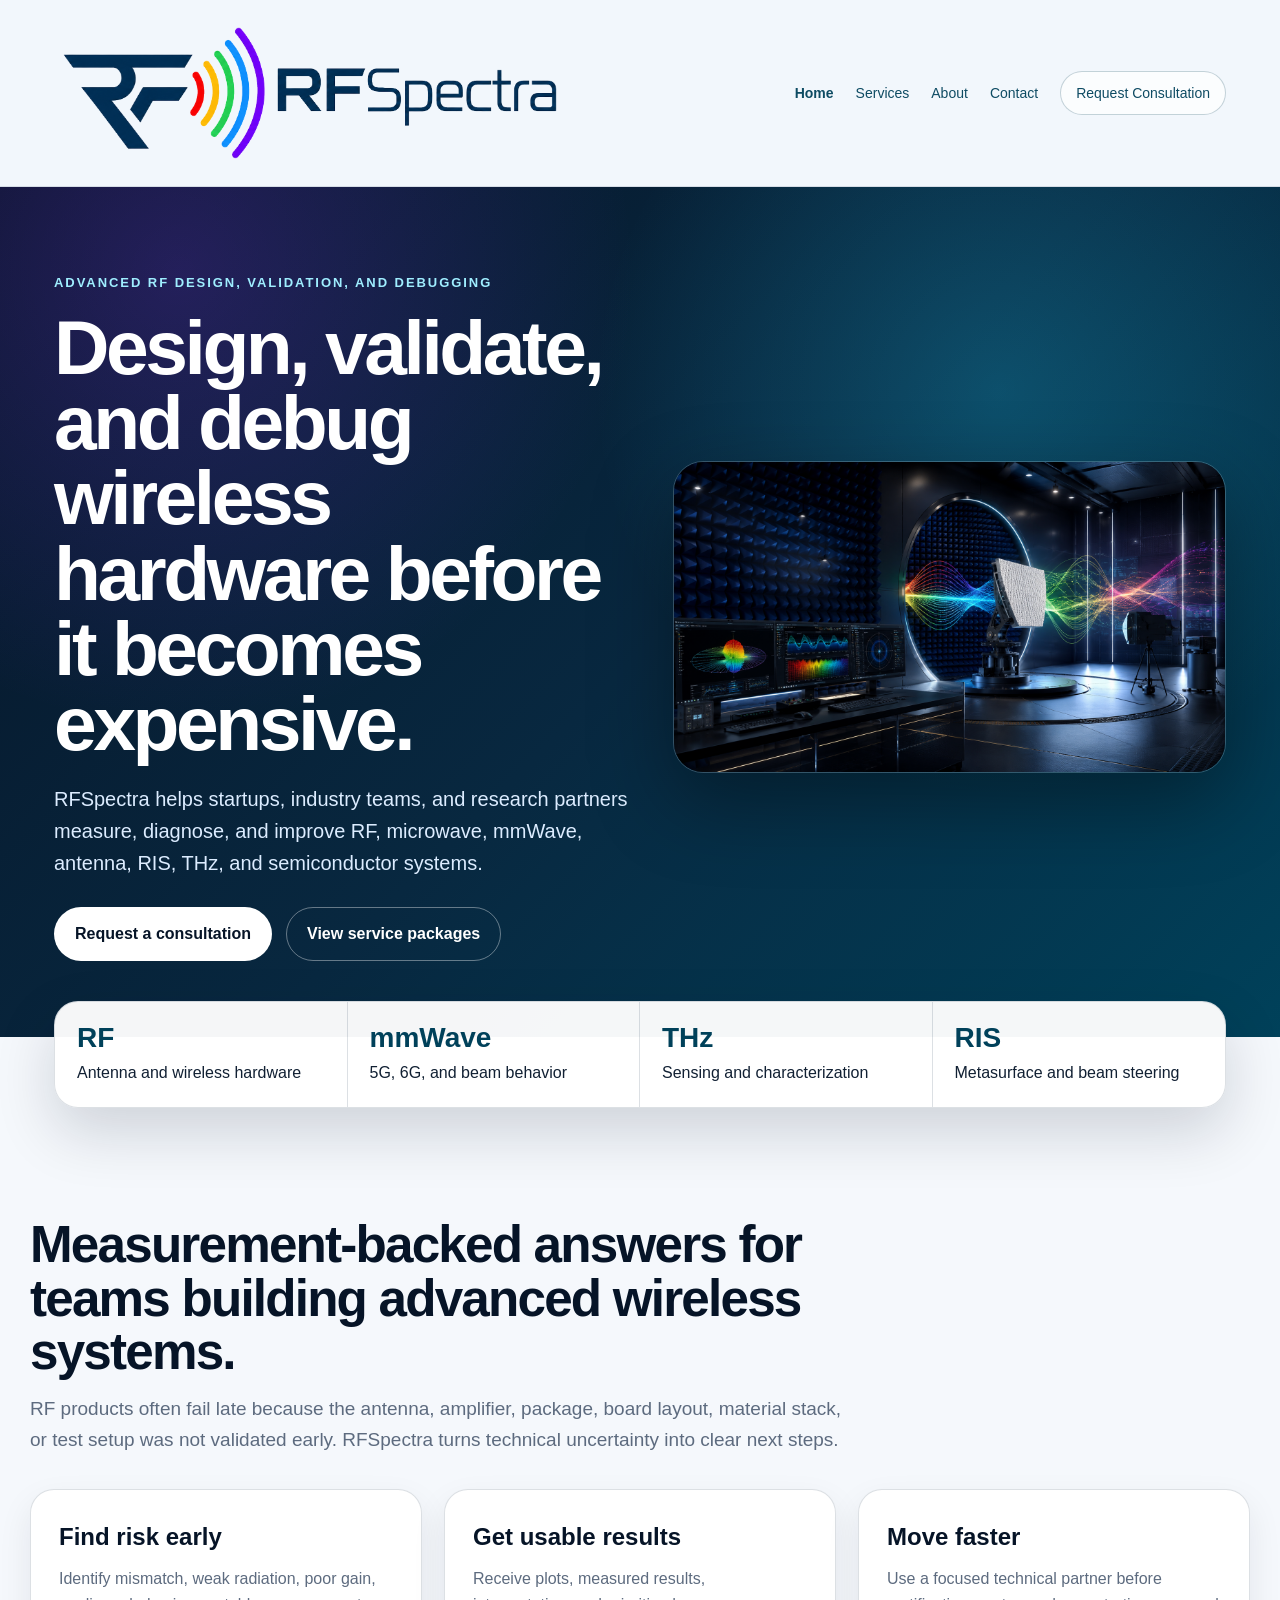
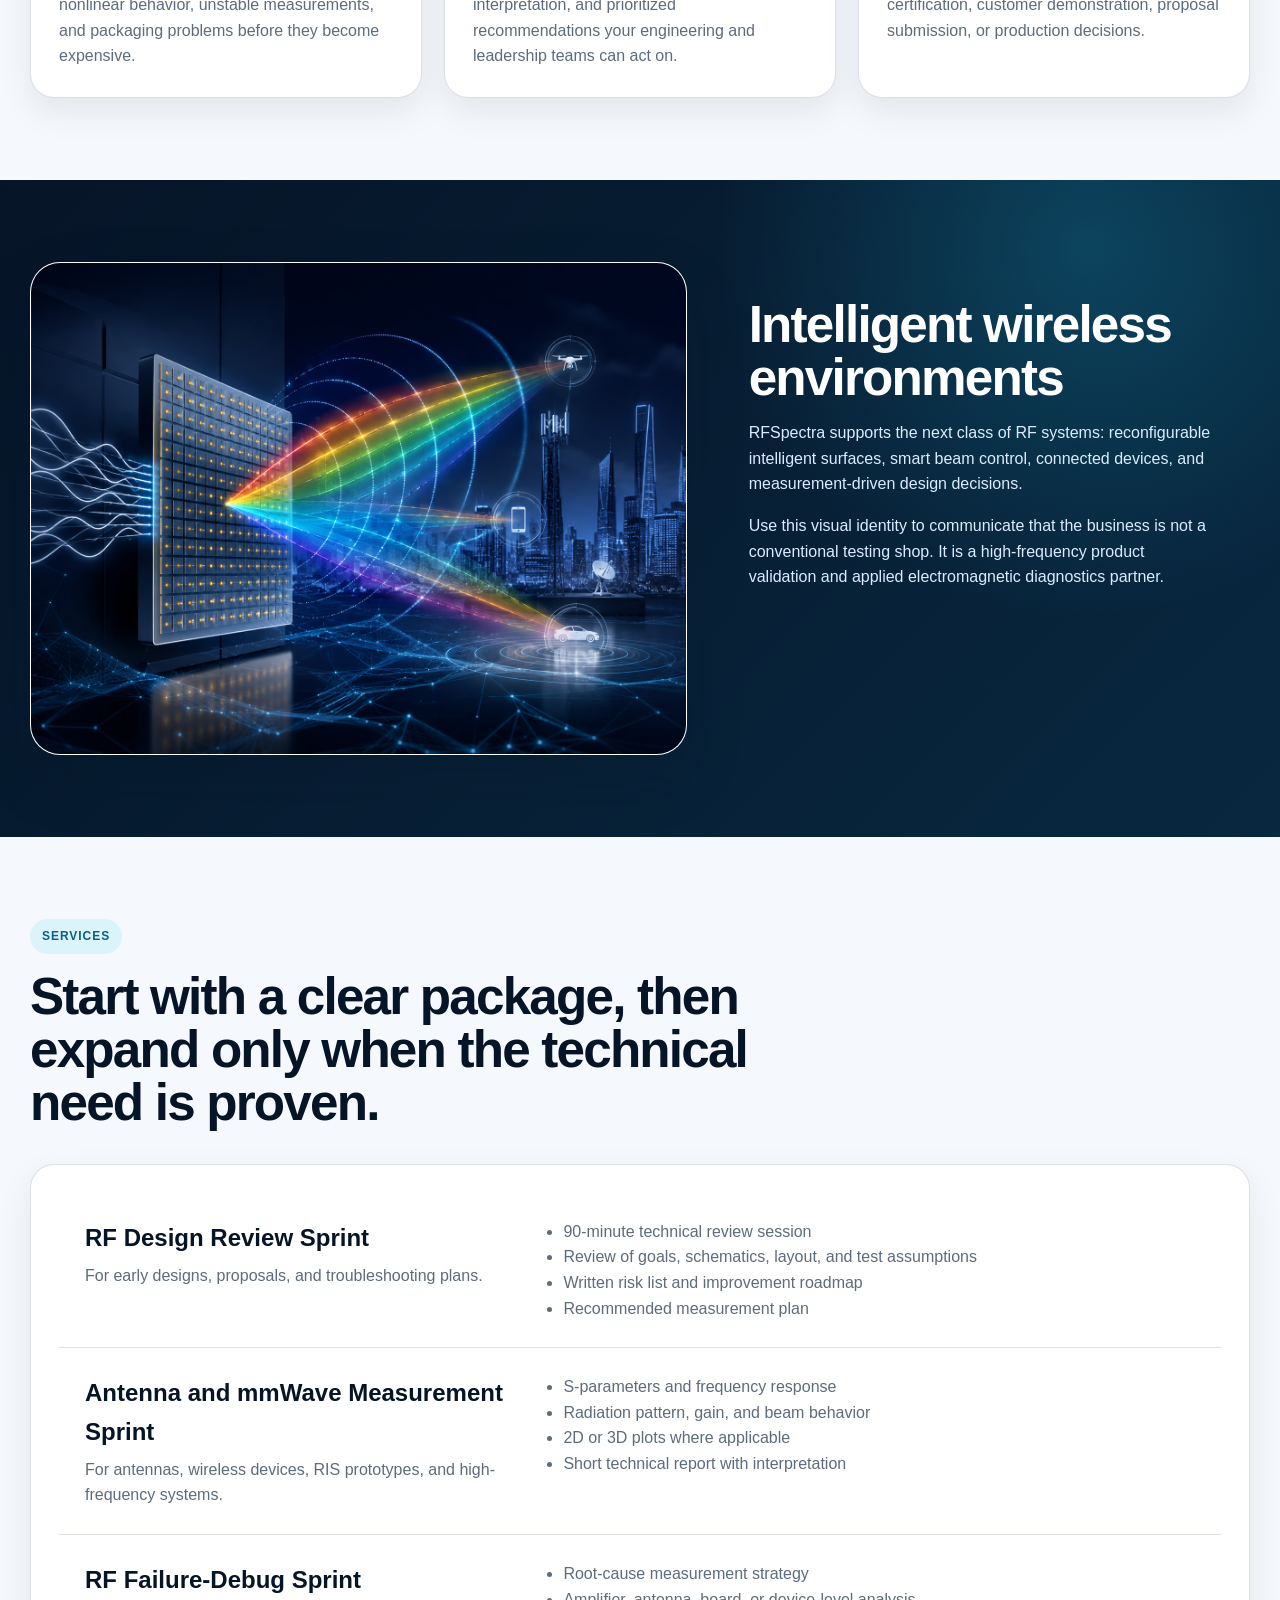
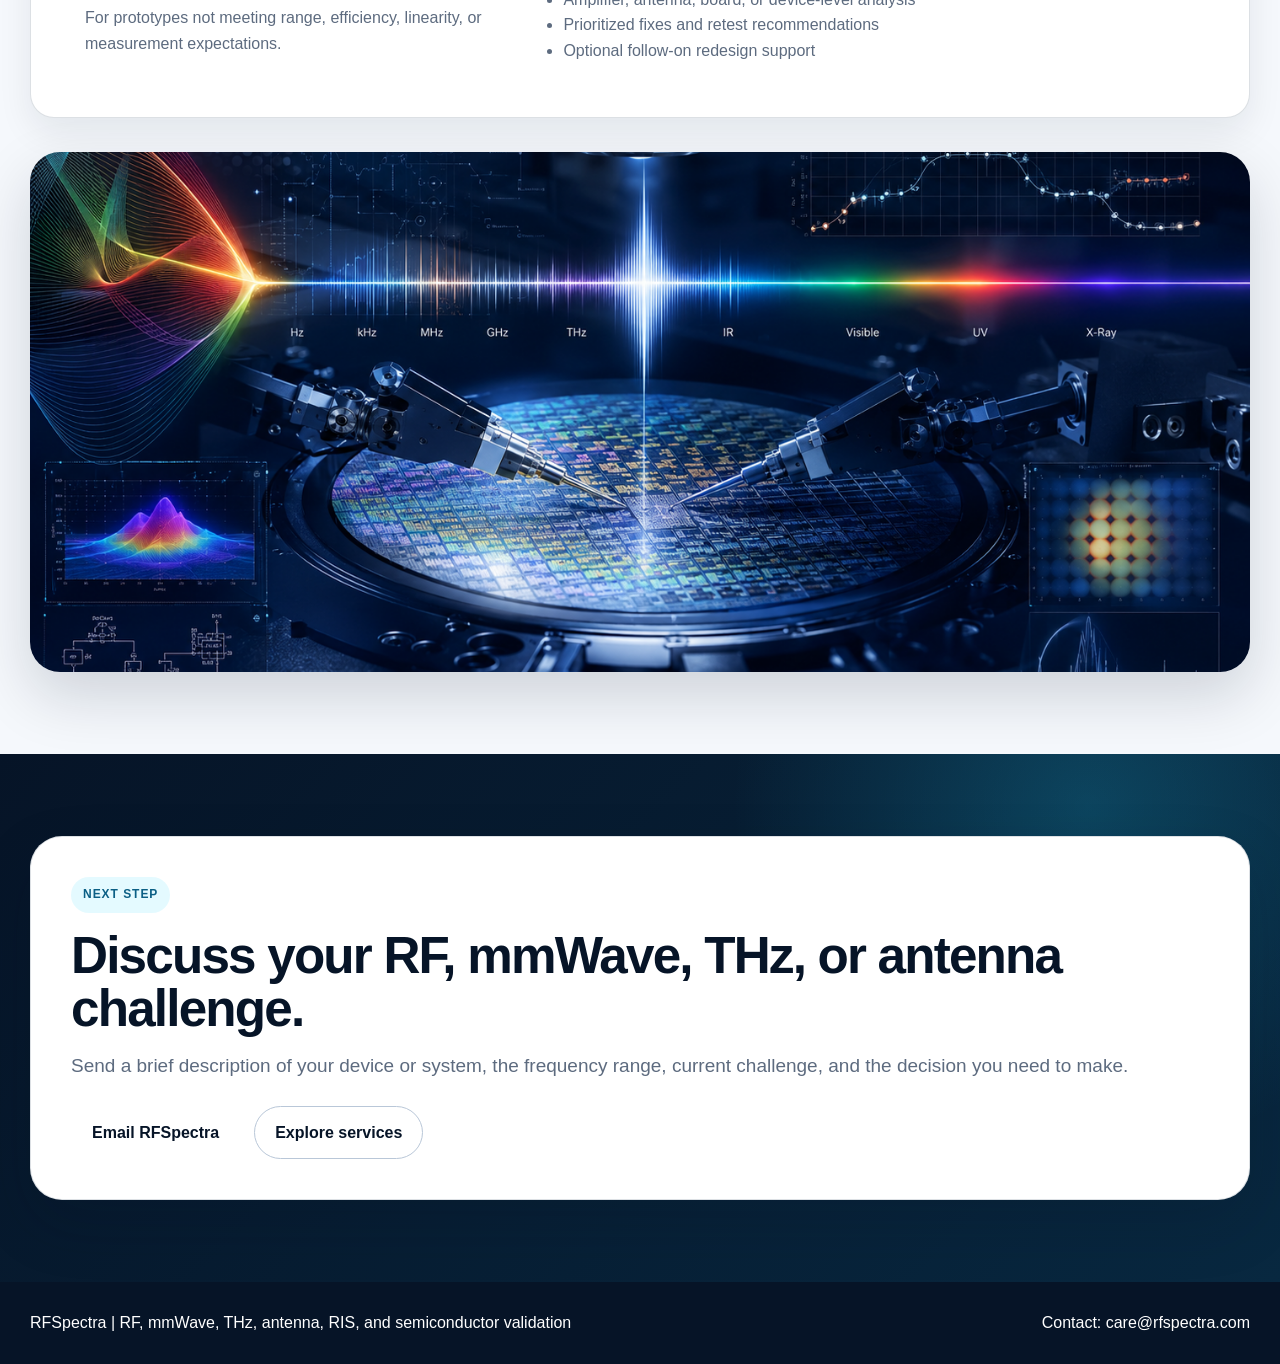
<file: index.html>
<!DOCTYPE html>
<html lang="en">
<head>
  <meta charset="utf-8">
  <meta name="viewport" content="width=device-width, initial-scale=1">
  <title>RFSpectra | RF Measurement and Product Validation</title>
  <meta name="description" content="RFSpectra RF, microwave, mmWave, antenna, RIS, THz, and semiconductor validation services.">
  <link rel="stylesheet" href="style.css">
</head>
<body>

<header class="site-header">
  <div class="navbar">
    <a href="index.html" aria-label="RFSpectra home">
      <img class="logo" src="rfspectra-logo-transparent.png" alt="RFSpectra logo">
    </a>
    <nav class="nav-links">
      <a href="index.html" style="color:#00415a; font-weight:800">Home</a>
<a href="services.html" >Services</a>
<a href="about.html" >About</a>
<a href="contact.html" >Contact</a>
      <a class="nav-cta" href="contact.html">Request Consultation</a>
    </nav>
  </div>
</header>


<main>
  <section class="hero">
    <div class="hero-grid">
      <div>
        <div class="kicker">Advanced RF Design, Validation, and Debugging</div>
        <h1>Design, validate, and debug wireless hardware before it becomes expensive.</h1>
        <p>RFSpectra helps startups, industry teams, and research partners measure, diagnose, and improve RF, microwave, mmWave, antenna, RIS, THz, and semiconductor systems.</p>
        <div class="cta-row">
          <a class="button primary" href="contact.html">Request a consultation</a>
          <a class="button secondary" href="services.html">View service packages</a>
        </div>
      </div>
      <div class="hero-visual">
        <img src="rf-chamber-visual.png" alt="Futuristic RF chamber and antenna measurement visualization">
      </div>
    </div>
  </section>

  <div class="stat-strip">
    <div class="stat-card">
      <div class="stat"><strong>RF</strong>Antenna and wireless hardware</div>
      <div class="stat"><strong>mmWave</strong>5G, 6G, and beam behavior</div>
      <div class="stat"><strong>THz</strong>Sensing and characterization</div>
      <div class="stat"><strong>RIS</strong>Metasurface and beam steering</div>
    </div>
  </div>

  <section class="section">
    <div class="section-inner">
      <div class="section-header">
                <h2>Measurement-backed answers for teams building advanced wireless systems.</h2>
        <p class="lead">RF products often fail late because the antenna, amplifier, package, board layout, material stack, or test setup was not validated early. RFSpectra turns technical uncertainty into clear next steps.</p>
      </div>
      <div class="grid-3">
        <article class="card">
          <h3>Find risk early</h3>
          <p>Identify mismatch, weak radiation, poor gain, nonlinear behavior, unstable measurements, and packaging problems before they become expensive.</p>
        </article>
        <article class="card">
          <h3>Get usable results</h3>
          <p>Receive plots, measured results, interpretation, and prioritized recommendations your engineering and leadership teams can act on.</p>
        </article>
        <article class="card">
          <h3>Move faster</h3>
          <p>Use a focused technical partner before certification, customer demonstration, proposal submission, or production decisions.</p>
        </article>
      </div>
    </div>
  </section>

  <section class="section dark-section">
    <div class="section-inner">
      <div class="visual-grid">
        <div class="visual-card">
          <img src="ris-smart-wireless-visual.png" alt="RIS and smart wireless beam steering visual">
        </div>
        <div class="visual-copy">
                    <h2>Intelligent wireless environments</h2>
          <p>RFSpectra supports the next class of RF systems: reconfigurable intelligent surfaces, smart beam control, connected devices, and measurement-driven design decisions.</p>
          <p>Use this visual identity to communicate that the business is not a conventional testing shop. It is a high-frequency product validation and applied electromagnetic diagnostics partner.</p>
        </div>
      </div>
    </div>
  </section>

  <section class="section">
    <div class="section-inner">
      <div class="section-header">
        <span class="tag">Services</span>
        <h2>Start with a clear package, then expand only when the technical need is proven.</h2>
      </div>
      <div class="card">
        <div class="package">
          <div>
            <h3>RF Design Review Sprint</h3>
            <p>For early designs, proposals, and troubleshooting plans.</p>
          </div>
          <ul>
            <li>90-minute technical review session</li>
            <li>Review of goals, schematics, layout, and test assumptions</li>
            <li>Written risk list and improvement roadmap</li>
            <li>Recommended measurement plan</li>
          </ul>
        </div>
        <div class="package">
          <div>
            <h3>Antenna and mmWave Measurement Sprint</h3>
            <p>For antennas, wireless devices, RIS prototypes, and high-frequency systems.</p>
          </div>
          <ul>
            <li>S-parameters and frequency response</li>
            <li>Radiation pattern, gain, and beam behavior</li>
            <li>2D or 3D plots where applicable</li>
            <li>Short technical report with interpretation</li>
          </ul>
        </div>
        <div class="package">
          <div>
            <h3>RF Failure-Debug Sprint</h3>
            <p>For prototypes not meeting range, efficiency, linearity, or measurement expectations.</p>
          </div>
          <ul>
            <li>Root-cause measurement strategy</li>
            <li>Amplifier, antenna, board, or device-level analysis</li>
            <li>Prioritized fixes and retest recommendations</li>
            <li>Optional follow-on redesign support</li>
          </ul>
        </div>
      </div>
      <div class="wide-image">
        <img src="semiconductor-thz-visual.png" alt="Semiconductor and THz characterization laboratory visual">
      </div>
    </div>
  </section>

  <section class="section dark-section">
    <div class="section-inner contact-box">
      <span class="tag">Next step</span>
      <h2>Discuss your RF, mmWave, THz, or antenna challenge.</h2>
      <p class="lead">Send a brief description of your device or system, the frequency range, current challenge, and the decision you need to make.</p>
      <div class="cta-row" style="margin-top:24px">
        <a class="button primary" href="mailto:care@rfspectra.com?subject=RFSpectra%20RF%20Validation%20Services%20Inquiry">Email RFSpectra</a>
        <a class="button secondary" href="services.html" style="color:#061427;border-color:#b9c7d8">Explore services</a>
      </div>
    </div>
  </section>
</main>

<footer class="footer">
  <div class="footer-inner">
    <div>RFSpectra | RF, mmWave, THz, antenna, RIS, and semiconductor validation</div>
    <div>Contact: care@rfspectra.com</div>
  </div>
</footer>
</body>
</html>
</file>
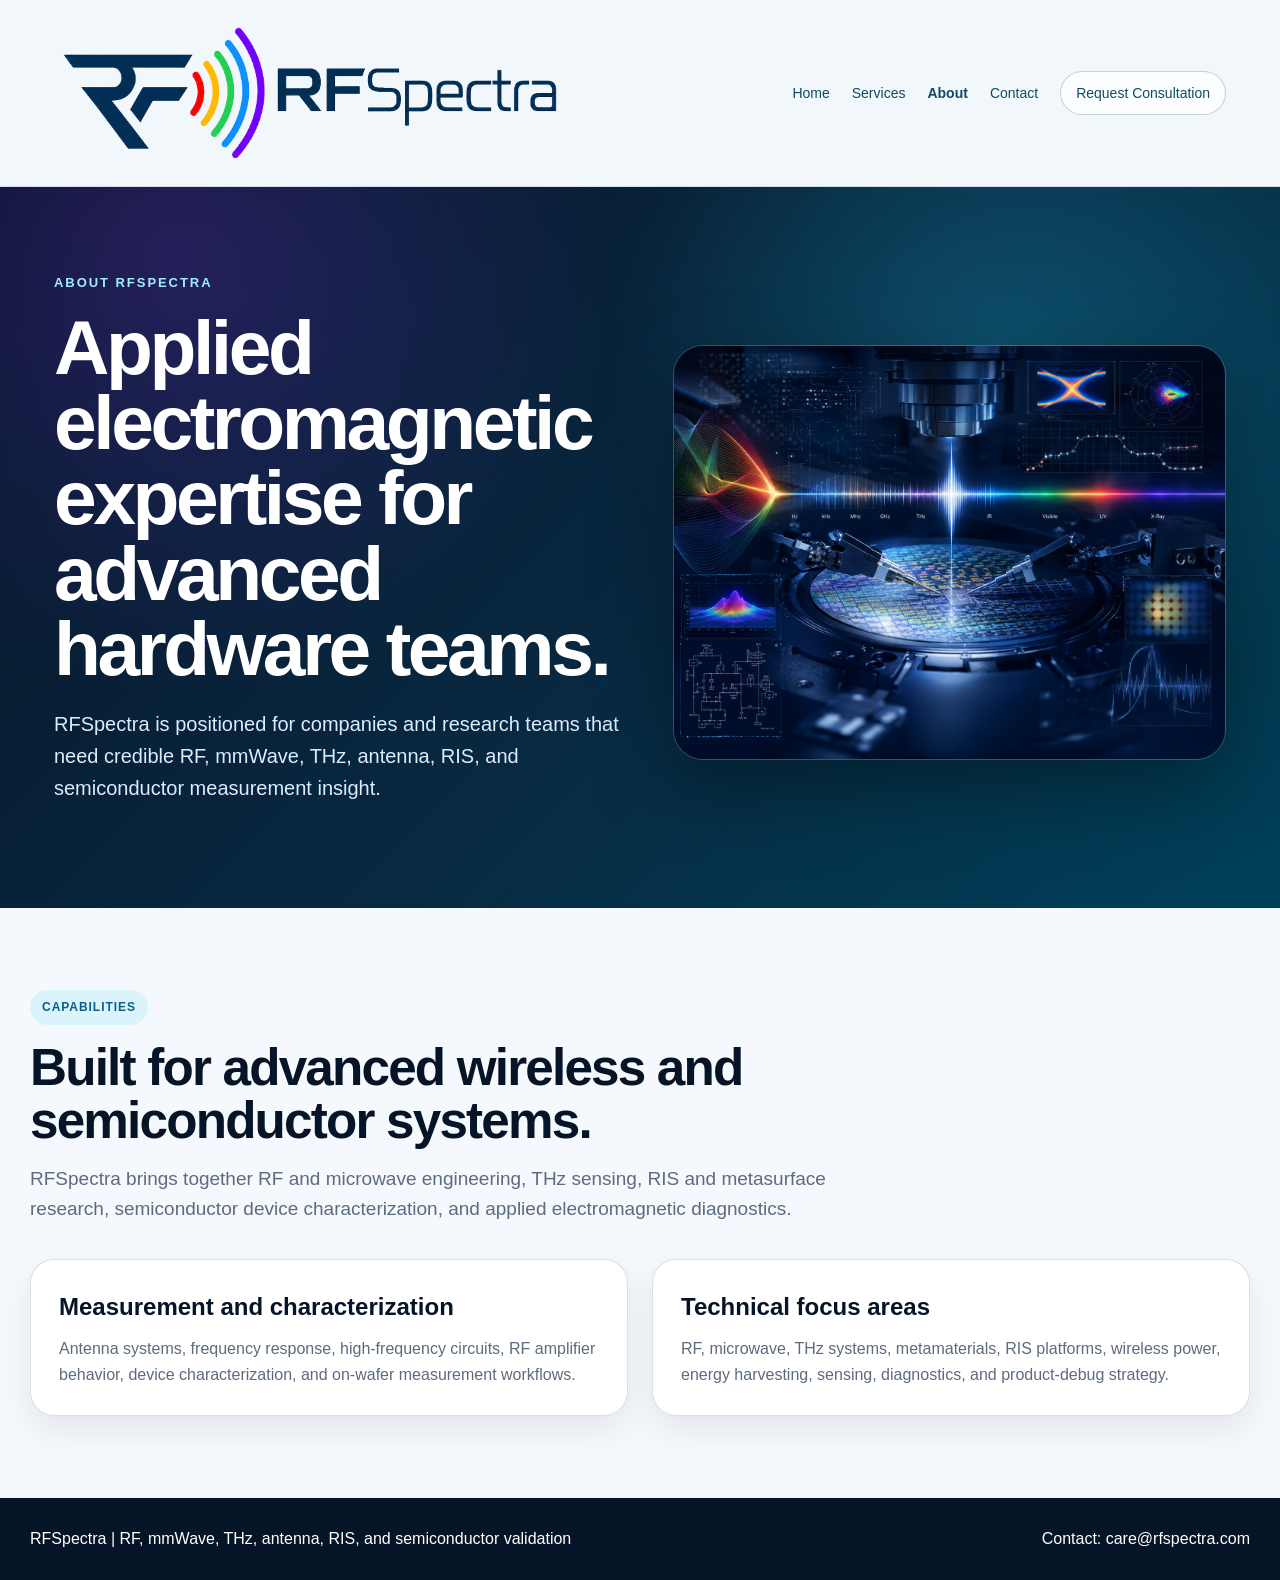
<file: about.html>
<!DOCTYPE html>
<html lang="en">
<head>
  <meta charset="utf-8">
  <meta name="viewport" content="width=device-width, initial-scale=1">
  <title>About RFSpectra</title>
  <meta name="description" content="RFSpectra RF, microwave, mmWave, antenna, RIS, THz, and semiconductor validation services.">
  <link rel="stylesheet" href="style.css">
</head>
<body>

<header class="site-header">
  <div class="navbar">
    <a href="index.html" aria-label="RFSpectra home">
      <img class="logo" src="rfspectra-logo-transparent.png" alt="RFSpectra logo">
    </a>
    <nav class="nav-links">
      <a href="index.html" >Home</a>
<a href="services.html" >Services</a>
<a href="about.html" style="color:#00415a; font-weight:800">About</a>
<a href="contact.html" >Contact</a>
      <a class="nav-cta" href="contact.html">Request Consultation</a>
    </nav>
  </div>
</header>


<main>
  <section class="hero">
    <div class="hero-grid">
      <div>
        <div class="kicker">About RFSpectra</div>
        <h1>Applied electromagnetic expertise for advanced hardware teams.</h1>
        <p>RFSpectra is positioned for companies and research teams that need credible RF, mmWave, THz, antenna, RIS, and semiconductor measurement insight.</p>
      </div>
      <div class="hero-visual">
        <img src="semiconductor-thz-visual.png" alt="Semiconductor and THz test environment">
      </div>
    </div>
  </section>

  <section class="section">
    <div class="section-inner">
      <div class="section-header">
        <span class="tag">Capabilities</span>
        <h2>Built for advanced wireless and semiconductor systems.</h2>
        <p class="lead">RFSpectra brings together RF and microwave engineering, THz sensing, RIS and metasurface research, semiconductor device characterization, and applied electromagnetic diagnostics.</p>
      </div>
      <div class="grid-2">
        <article class="card">
          <h3>Measurement and characterization</h3>
          <p>Antenna systems, frequency response, high-frequency circuits, RF amplifier behavior, device characterization, and on-wafer measurement workflows.</p>
        </article>
        <article class="card">
          <h3>Technical focus areas</h3>
          <p>RF, microwave, THz systems, metamaterials, RIS platforms, wireless power, energy harvesting, sensing, diagnostics, and product-debug strategy.</p>
        </article>
      </div>
    </div>
  </section>
</main>

<footer class="footer">
  <div class="footer-inner">
    <div>RFSpectra | RF, mmWave, THz, antenna, RIS, and semiconductor validation</div>
    <div>Contact: care@rfspectra.com</div>
  </div>
</footer>
</body>
</html>
</file>
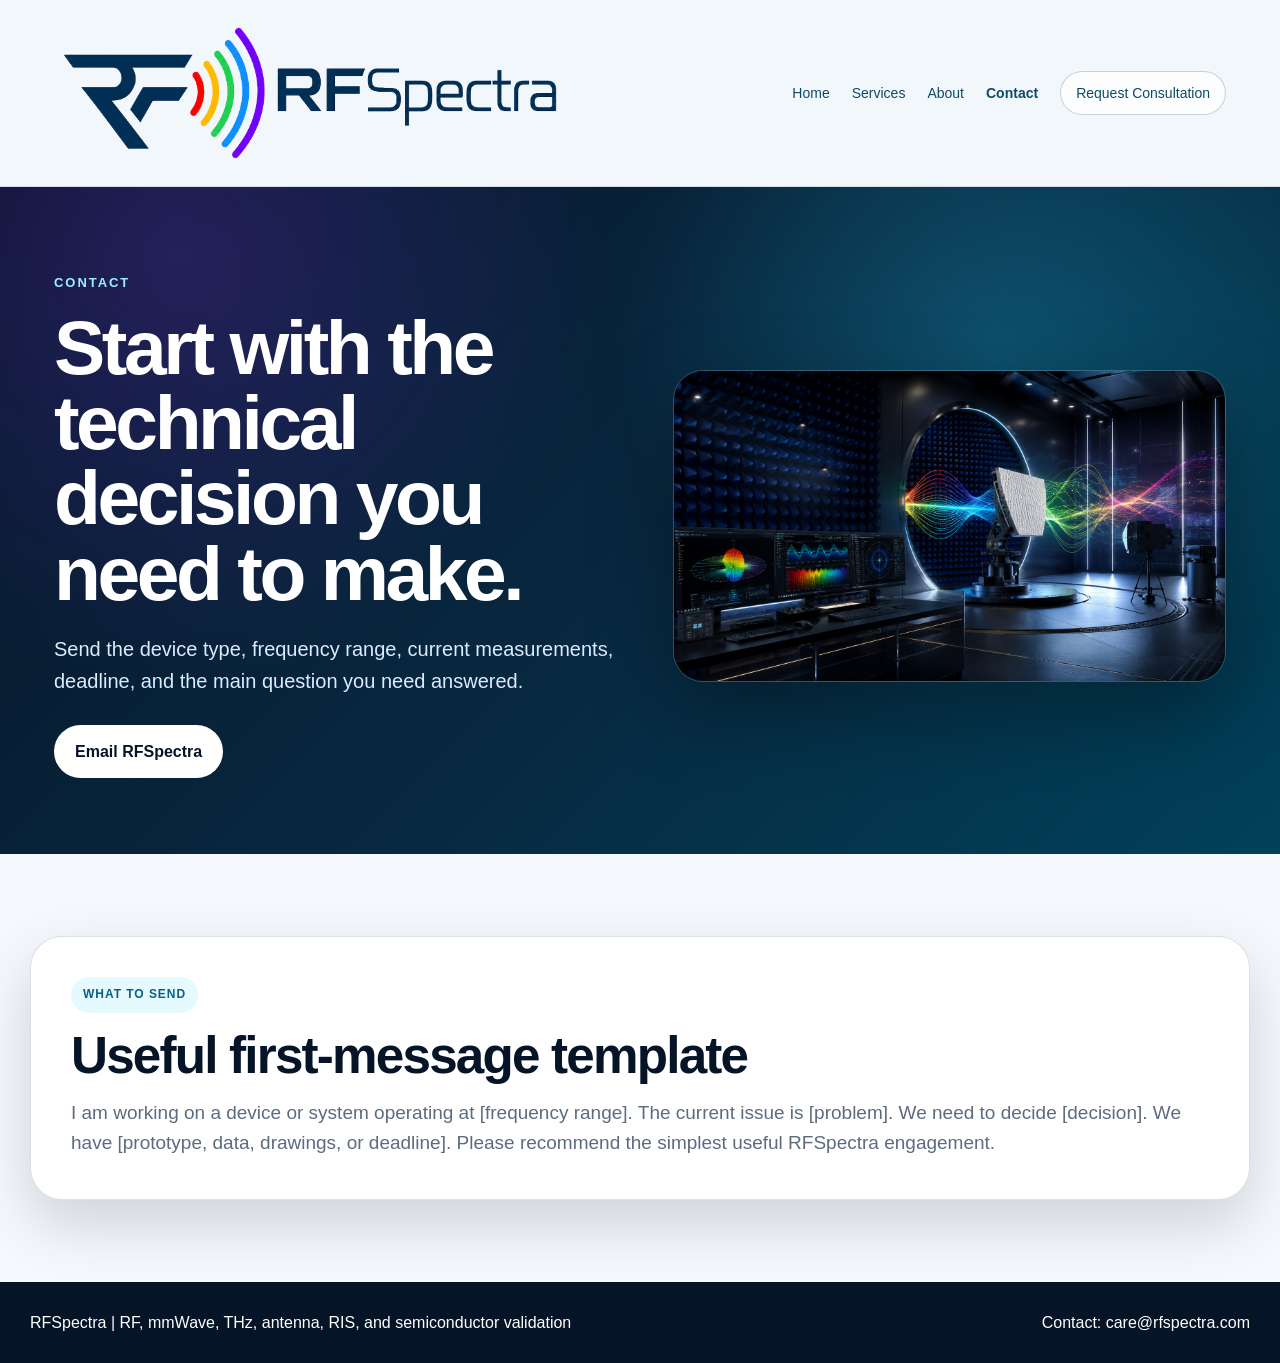
<file: contact.html>
<!DOCTYPE html>
<html lang="en">
<head>
  <meta charset="utf-8">
  <meta name="viewport" content="width=device-width, initial-scale=1">
  <title>Contact RFSpectra</title>
  <meta name="description" content="RFSpectra RF, microwave, mmWave, antenna, RIS, THz, and semiconductor validation services.">
  <link rel="stylesheet" href="style.css">
</head>
<body>

<header class="site-header">
  <div class="navbar">
    <a href="index.html" aria-label="RFSpectra home">
      <img class="logo" src="rfspectra-logo-transparent.png" alt="RFSpectra logo">
    </a>
    <nav class="nav-links">
      <a href="index.html" >Home</a>
<a href="services.html" >Services</a>
<a href="about.html" >About</a>
<a href="contact.html" style="color:#00415a; font-weight:800">Contact</a>
      <a class="nav-cta" href="contact.html">Request Consultation</a>
    </nav>
  </div>
</header>


<main>
  <section class="hero">
    <div class="hero-grid">
      <div>
        <div class="kicker">Contact</div>
        <h1>Start with the technical decision you need to make.</h1>
        <p>Send the device type, frequency range, current measurements, deadline, and the main question you need answered.</p>
        <div class="cta-row">
          <a class="button primary" href="mailto:care@rfspectra.com?subject=RFSpectra%20RF%20Validation%20Services%20Inquiry">Email RFSpectra</a>
        </div>
      </div>
      <div class="hero-visual">
        <img src="rf-chamber-visual.png" alt="RF lab visualization">
      </div>
    </div>
  </section>

  <section class="section">
    <div class="section-inner">
      <div class="contact-box">
        <span class="tag">What to send</span>
        <h2>Useful first-message template</h2>
        <p class="lead">I am working on a device or system operating at [frequency range]. The current issue is [problem]. We need to decide [decision]. We have [prototype, data, drawings, or deadline]. Please recommend the simplest useful RFSpectra engagement.</p>
      </div>
    </div>
  </section>
</main>

<footer class="footer">
  <div class="footer-inner">
    <div>RFSpectra | RF, mmWave, THz, antenna, RIS, and semiconductor validation</div>
    <div>Contact: care@rfspectra.com</div>
  </div>
</footer>
</body>
</html>
</file>
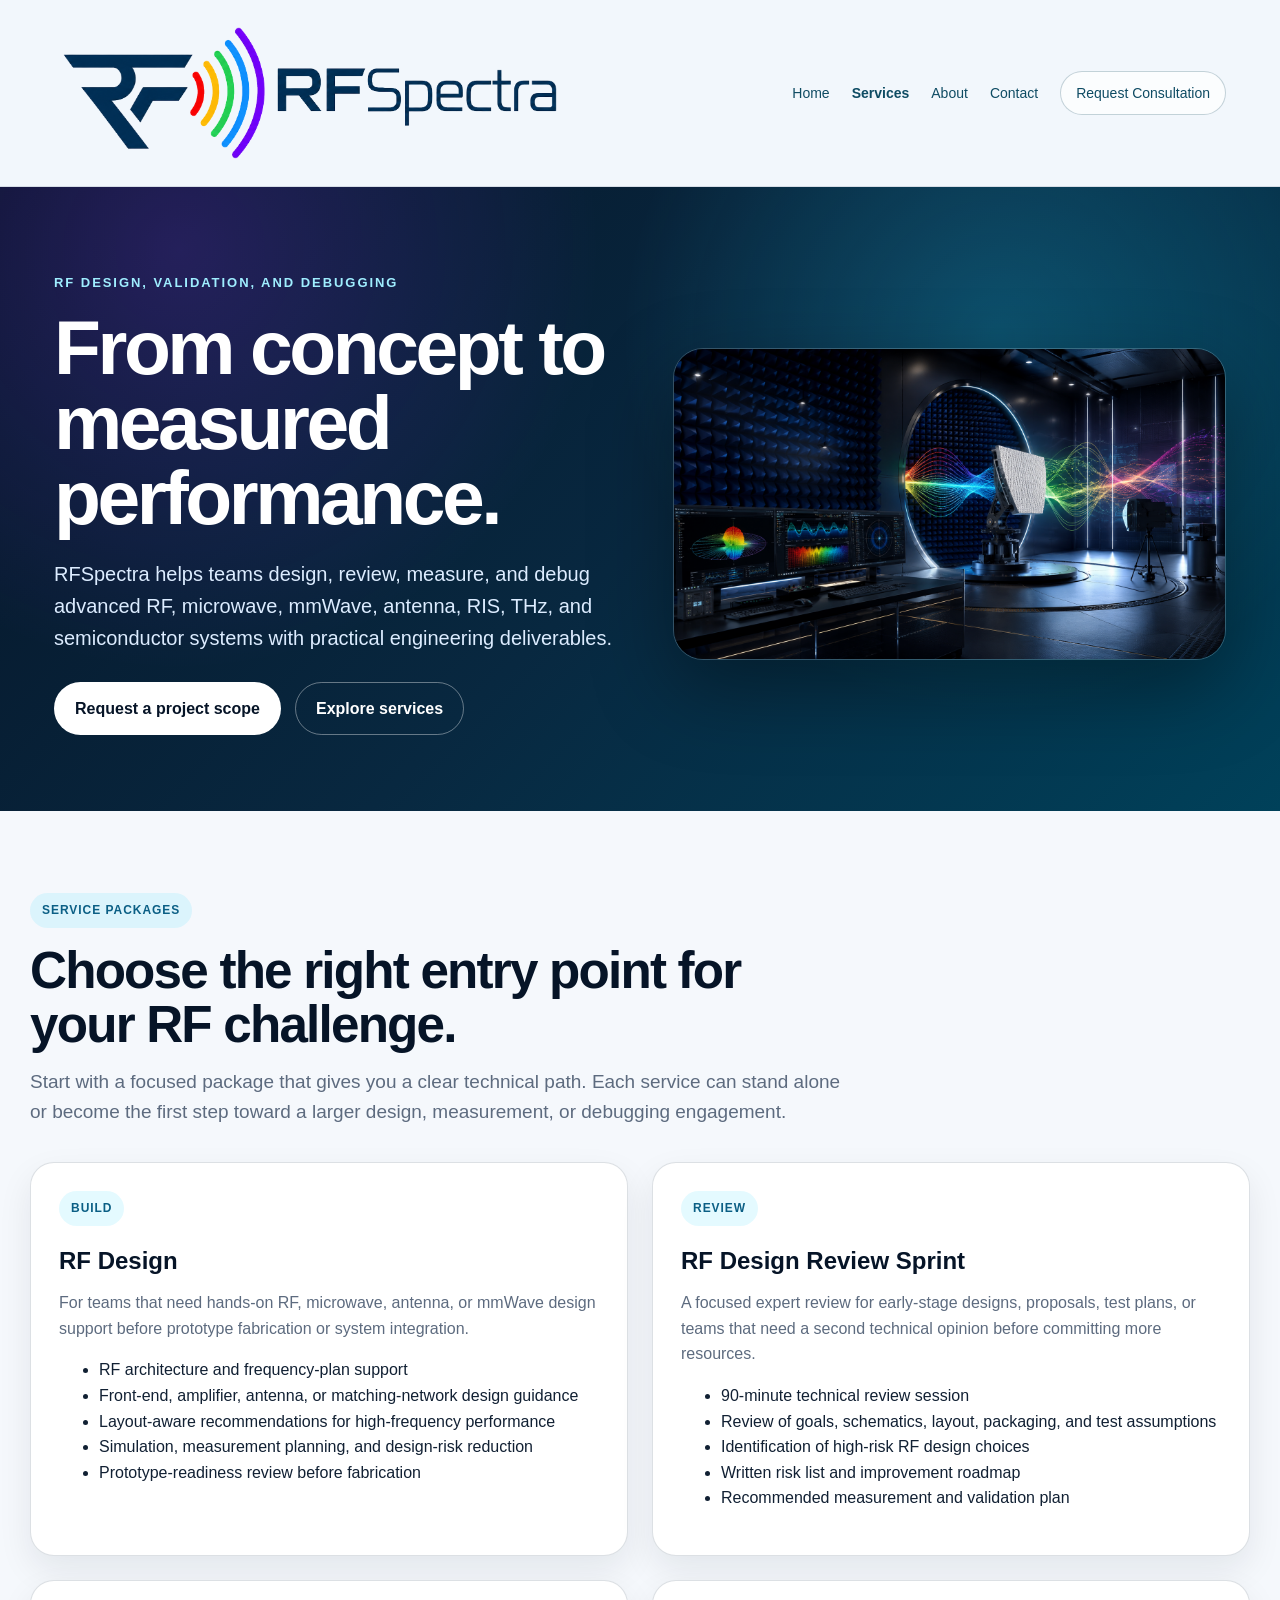
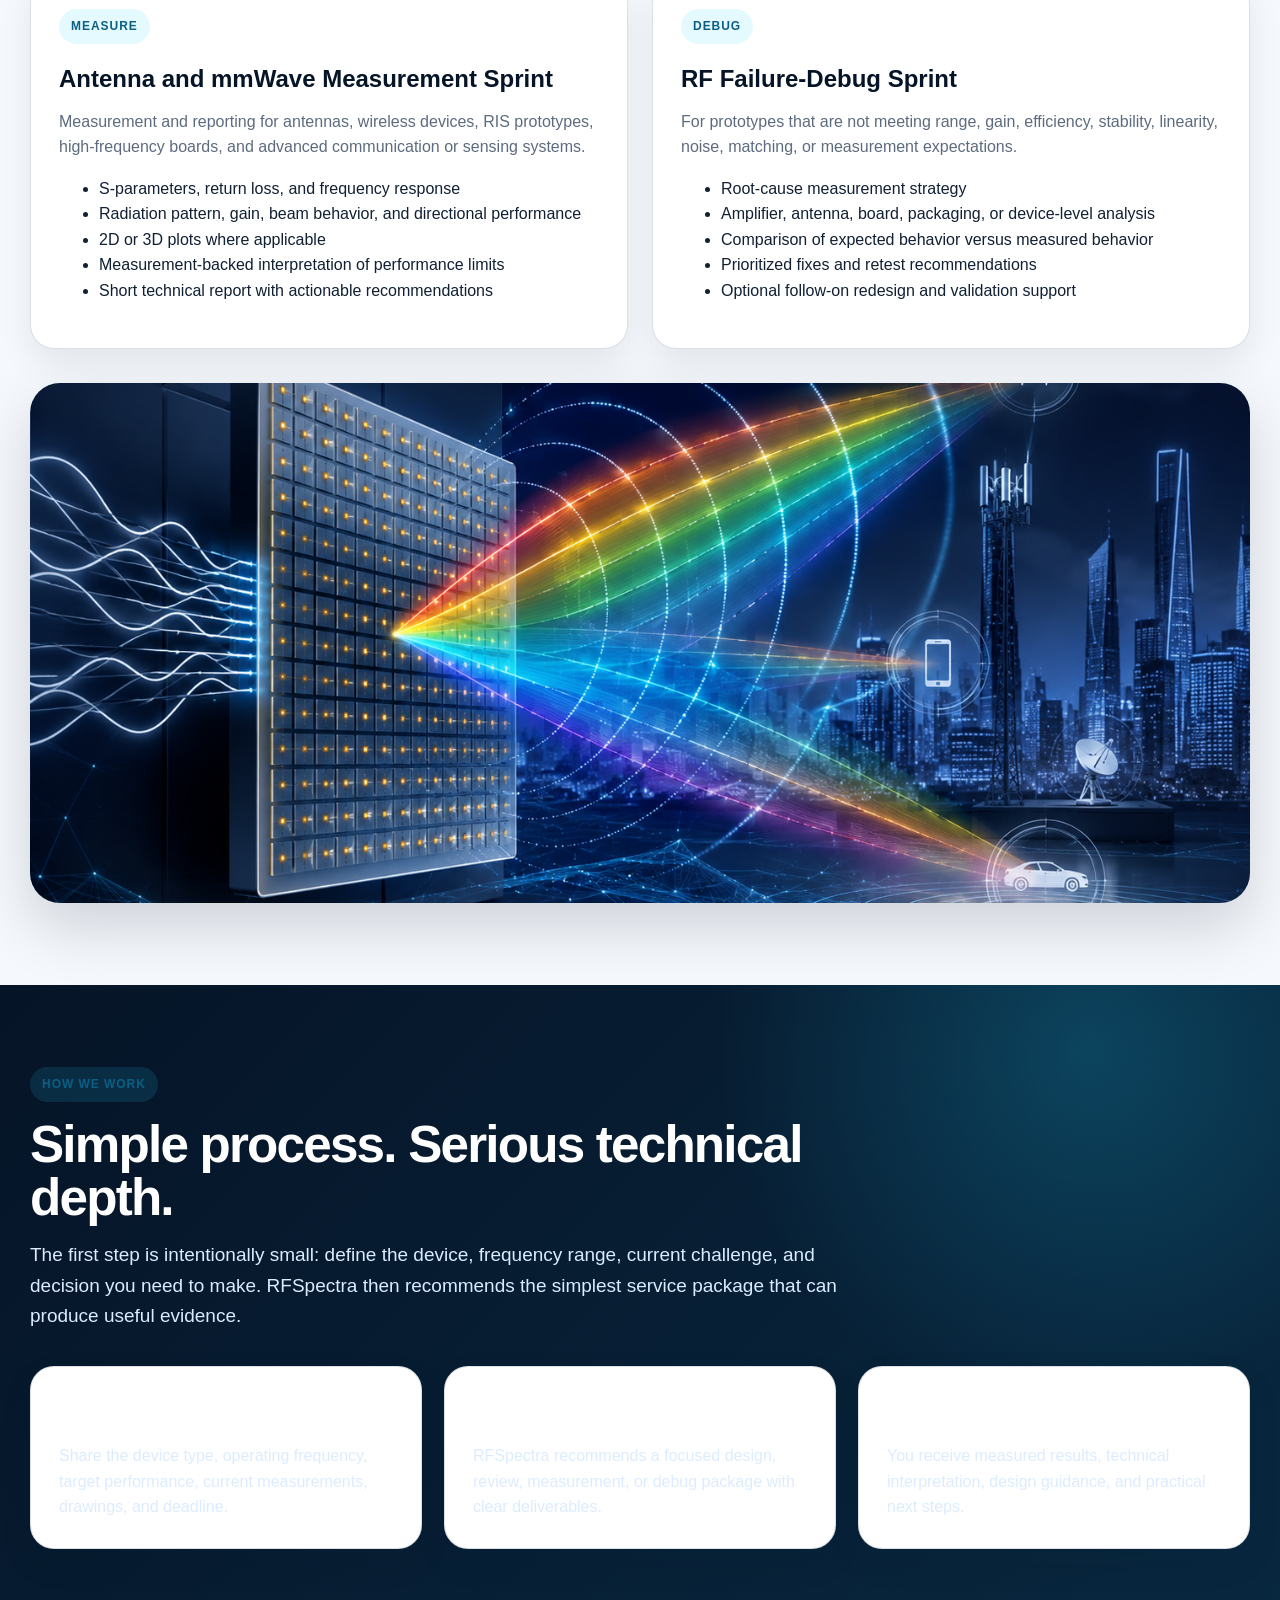
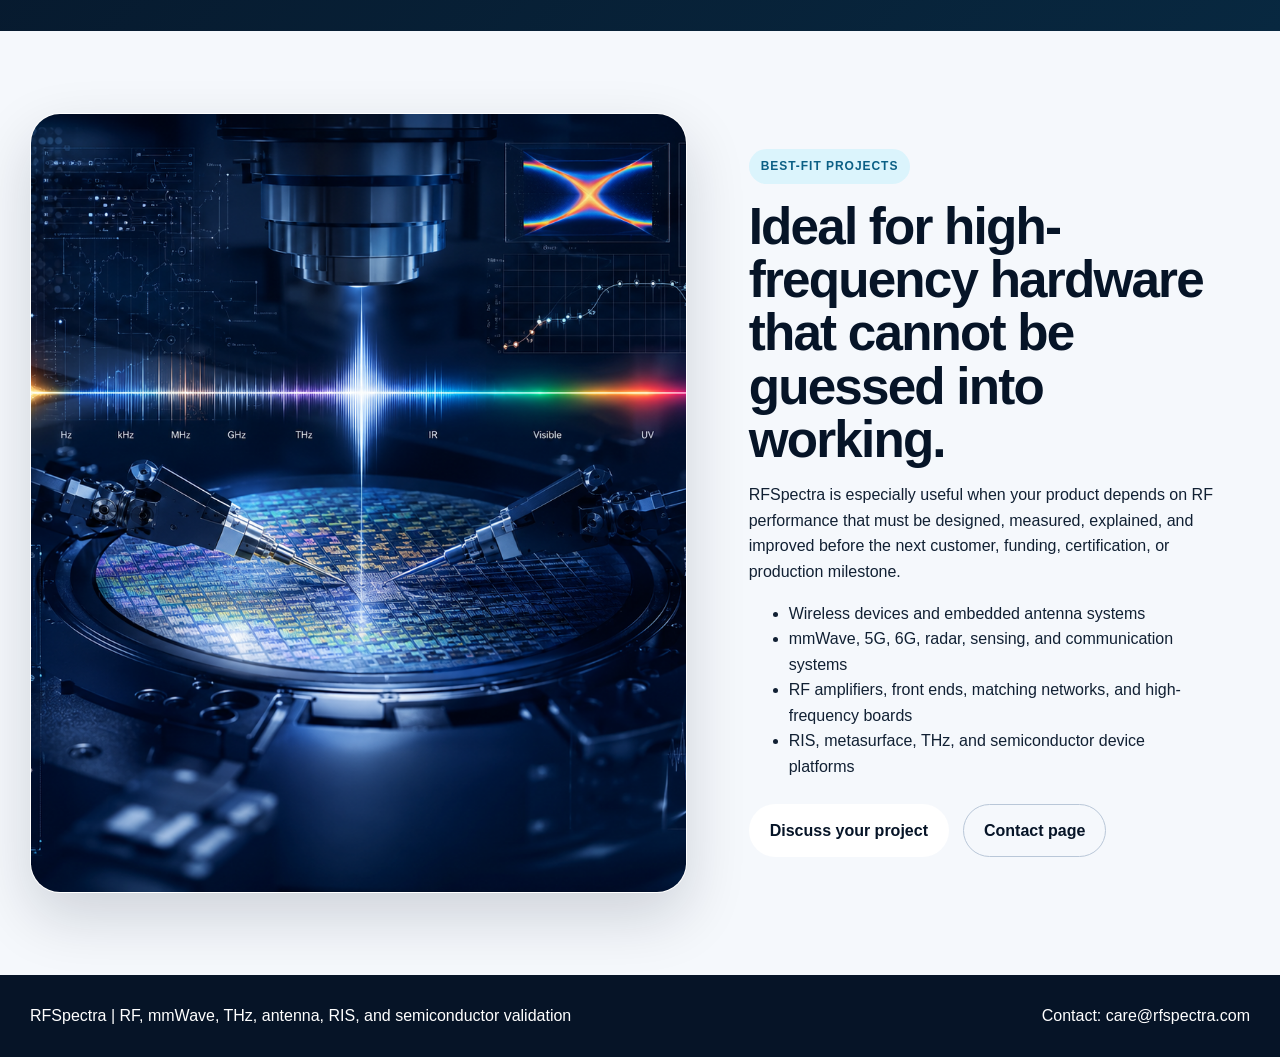
<file: services.html>
<!DOCTYPE html>
<html lang="en">
<head>
  <meta charset="utf-8">
  <meta name="viewport" content="width=device-width, initial-scale=1">
  <title>RFSpectra Services</title>
  <meta name="description" content="RFSpectra RF design, RF design review, antenna and mmWave measurement, and RF failure-debug services.">
  <link rel="stylesheet" href="style.css">
</head>
<body>

<header class="site-header">
  <div class="navbar">
    <a href="index.html" aria-label="RFSpectra home">
      <img class="logo" src="rfspectra-logo-transparent.png" alt="RFSpectra logo">
    </a>
    <nav class="nav-links">
      <a href="index.html">Home</a>
      <a href="services.html" style="color:#00415a; font-weight:800">Services</a>
      <a href="about.html">About</a>
      <a href="contact.html">Contact</a>
      <a class="nav-cta" href="contact.html">Request Consultation</a>
    </nav>
  </div>
</header>

<main>
  <section class="hero">
    <div class="hero-grid">
      <div>
        <div class="kicker">RF design, validation, and debugging</div>
        <h1>From concept to measured performance.</h1>
        <p>RFSpectra helps teams design, review, measure, and debug advanced RF, microwave, mmWave, antenna, RIS, THz, and semiconductor systems with practical engineering deliverables.</p>
        <div class="cta-row">
          <a class="button primary" href="contact.html">Request a project scope</a>
          <a class="button secondary" href="#packages">Explore services</a>
        </div>
      </div>
      <div class="hero-visual">
        <img src="rf-chamber-visual.png" alt="RF measurement chamber and antenna validation visualization">
      </div>
    </div>
  </section>

  <section id="packages" class="section">
    <div class="section-inner">
      <div class="section-header">
        <span class="tag">Service packages</span>
        <h2>Choose the right entry point for your RF challenge.</h2>
        <p class="lead">Start with a focused package that gives you a clear technical path. Each service can stand alone or become the first step toward a larger design, measurement, or debugging engagement.</p>
      </div>

      <div class="grid-2">
        <article class="card">
          <span class="tag">Build</span>
          <h3>RF Design</h3>
          <p>For teams that need hands-on RF, microwave, antenna, or mmWave design support before prototype fabrication or system integration.</p>
          <ul>
            <li>RF architecture and frequency-plan support</li>
            <li>Front-end, amplifier, antenna, or matching-network design guidance</li>
            <li>Layout-aware recommendations for high-frequency performance</li>
            <li>Simulation, measurement planning, and design-risk reduction</li>
            <li>Prototype-readiness review before fabrication</li>
          </ul>
        </article>

        <article class="card">
          <span class="tag">Review</span>
          <h3>RF Design Review Sprint</h3>
          <p>A focused expert review for early-stage designs, proposals, test plans, or teams that need a second technical opinion before committing more resources.</p>
          <ul>
            <li>90-minute technical review session</li>
            <li>Review of goals, schematics, layout, packaging, and test assumptions</li>
            <li>Identification of high-risk RF design choices</li>
            <li>Written risk list and improvement roadmap</li>
            <li>Recommended measurement and validation plan</li>
          </ul>
        </article>

        <article class="card">
          <span class="tag">Measure</span>
          <h3>Antenna and mmWave Measurement Sprint</h3>
          <p>Measurement and reporting for antennas, wireless devices, RIS prototypes, high-frequency boards, and advanced communication or sensing systems.</p>
          <ul>
            <li>S-parameters, return loss, and frequency response</li>
            <li>Radiation pattern, gain, beam behavior, and directional performance</li>
            <li>2D or 3D plots where applicable</li>
            <li>Measurement-backed interpretation of performance limits</li>
            <li>Short technical report with actionable recommendations</li>
          </ul>
        </article>

        <article class="card">
          <span class="tag">Debug</span>
          <h3>RF Failure-Debug Sprint</h3>
          <p>For prototypes that are not meeting range, gain, efficiency, stability, linearity, noise, matching, or measurement expectations.</p>
          <ul>
            <li>Root-cause measurement strategy</li>
            <li>Amplifier, antenna, board, packaging, or device-level analysis</li>
            <li>Comparison of expected behavior versus measured behavior</li>
            <li>Prioritized fixes and retest recommendations</li>
            <li>Optional follow-on redesign and validation support</li>
          </ul>
        </article>
      </div>

      <div class="wide-image">
        <img src="ris-smart-wireless-visual.png" alt="Reconfigurable intelligent surface and smart wireless visualization">
      </div>
    </div>
  </section>

  <section class="section dark-section">
    <div class="section-inner">
      <div class="section-header">
        <span class="tag">How we work</span>
        <h2>Simple process. Serious technical depth.</h2>
        <p class="lead">The first step is intentionally small: define the device, frequency range, current challenge, and decision you need to make. RFSpectra then recommends the simplest service package that can produce useful evidence.</p>
      </div>

      <div class="grid-3">
        <article class="card">
          <h3>1. Discovery</h3>
          <p>Share the device type, operating frequency, target performance, current measurements, drawings, and deadline.</p>
        </article>
        <article class="card">
          <h3>2. Scope</h3>
          <p>RFSpectra recommends a focused design, review, measurement, or debug package with clear deliverables.</p>
        </article>
        <article class="card">
          <h3>3. Deliver</h3>
          <p>You receive measured results, technical interpretation, design guidance, and practical next steps.</p>
        </article>
      </div>
    </div>
  </section>

  <section class="section">
    <div class="section-inner">
      <div class="visual-grid">
        <div class="visual-card">
          <img src="semiconductor-thz-visual.png" alt="Semiconductor and THz characterization laboratory visualization">
        </div>
        <div class="visual-copy">
          <span class="tag">Best-fit projects</span>
          <h2>Ideal for high-frequency hardware that cannot be guessed into working.</h2>
          <p>RFSpectra is especially useful when your product depends on RF performance that must be designed, measured, explained, and improved before the next customer, funding, certification, or production milestone.</p>
          <ul>
            <li>Wireless devices and embedded antenna systems</li>
            <li>mmWave, 5G, 6G, radar, sensing, and communication systems</li>
            <li>RF amplifiers, front ends, matching networks, and high-frequency boards</li>
            <li>RIS, metasurface, THz, and semiconductor device platforms</li>
          </ul>
          <div class="cta-row" style="margin-top:24px">
            <a class="button primary" href="mailto:care@rfspectra.com?subject=RFSpectra%20Service%20Inquiry">Discuss your project</a>
            <a class="button secondary" href="contact.html" style="color:#061427;border-color:#b9c7d8">Contact page</a>
          </div>
        </div>
      </div>
    </div>
  </section>
</main>

<footer class="footer">
  <div class="footer-inner">
    <div>RFSpectra | RF, mmWave, THz, antenna, RIS, and semiconductor validation</div>
    <div>Contact: care@rfspectra.com</div>
  </div>
</footer>

</body>
</html>
</file>
<file: style.css>
:root {
  --navy: #00415a;
  --deep: #061427;
  --blue: #0b5f85;
  --cyan: #20d4ff;
  --paper: #f5f8fc;
  --ink: #112033;
  --muted: #5d6b7f;
  --line: rgba(8, 35, 64, 0.14);
  --white: #ffffff;
  --radius: 24px;
  --shadow: 0 24px 60px rgba(6, 20, 39, 0.16);
}

* {
  box-sizing: border-box;
}

html {
  scroll-behavior: smooth;
}

body {
  margin: 0;
  font-family: Arial, Helvetica, sans-serif;
  background: var(--paper);
  color: var(--ink);
  line-height: 1.6;
}

a {
  color: inherit;
}

.site-header {
  position: sticky;
  top: 0;
  z-index: 20;
  background: rgba(242, 247, 252, 0.96);
  backdrop-filter: blur(12px);
  border-bottom: 1px solid rgba(8, 35, 64, 0.12);
}

.navbar {
  max-width: 1220px;
  margin: 0 auto;
  padding: 18px 24px;
  display: flex;
  align-items: center;
  justify-content: space-between;
  gap: 24px;
}

.logo {
  height: 150px;
  width: auto;
  display: block;
}

.nav-links {
  display: flex;
  gap: 22px;
  align-items: center;
  font-size: 14px;
  color: var(--navy);
}

.nav-links a {
  text-decoration: none;
  opacity: .94;
}

.nav-links a:hover {
  opacity: 1;
  color: var(--blue);
}

.nav-links a[style] {
  color: var(--navy) !important;
  font-weight: 800;
}


.nav-cta {
  padding: 10px 15px;
  border: 1px solid rgba(0, 65, 90, 0.24);
  border-radius: 999px;
  color: var(--navy);
  background: rgba(255,255,255,.78);
}


.hero {
  position: relative;
  overflow: hidden;
  background:
    radial-gradient(circle at 78% 24%, rgba(32, 212, 255, .22), transparent 34%),
    radial-gradient(circle at 14% 10%, rgba(141, 55, 255, .22), transparent 34%),
    linear-gradient(135deg, #061427 0%, #082840 52%, #00415a 100%);
  color: var(--white);
}

.hero-grid {
  max-width: 1220px;
  margin: 0 auto;
  padding: 86px 24px 76px;
  display: grid;
  grid-template-columns: 1.02fr .98fr;
  gap: 44px;
  align-items: center;
}

.kicker {
  text-transform: uppercase;
  letter-spacing: .15em;
  font-size: 13px;
  font-weight: 800;
  color: #9feeff;
  margin-bottom: 16px;
}

h1 {
  font-size: clamp(42px, 6vw, 78px);
  line-height: .98;
  margin: 0 0 22px;
  letter-spacing: -0.045em;
}

.hero p {
  color: #dcecff;
  font-size: 20px;
  max-width: 680px;
  margin: 0 0 28px;
}

.cta-row {
  display: flex;
  gap: 14px;
  flex-wrap: wrap;
  align-items: center;
}

.button {
  display: inline-flex;
  justify-content: center;
  align-items: center;
  min-height: 48px;
  padding: 13px 20px;
  border-radius: 999px;
  text-decoration: none;
  font-weight: 800;
  border: 1px solid transparent;
}

.button.primary {
  background: #ffffff;
  color: var(--deep);
}

.button.secondary {
  border-color: rgba(255,255,255,.38);
  color: #ffffff;
}

.hero-visual {
  position: relative;
}

.hero-visual img,
.visual-card img,
.wide-image img {
  width: 100%;
  display: block;
  object-fit: cover;
}

.hero-visual img {
  border-radius: 30px;
  box-shadow: 0 28px 80px rgba(0,0,0,.36);
  border: 1px solid rgba(255,255,255,.18);
}

.stat-strip {
  max-width: 1220px;
  margin: -36px auto 0;
  padding: 0 24px 28px;
  position: relative;
  z-index: 4;
}

.stat-card {
  background: rgba(255,255,255,.96);
  box-shadow: var(--shadow);
  border-radius: var(--radius);
  display: grid;
  grid-template-columns: repeat(4, 1fr);
  overflow: hidden;
  border: 1px solid var(--line);
}

.stat {
  padding: 22px;
  border-right: 1px solid var(--line);
}

.stat:last-child {
  border-right: 0;
}

.stat strong {
  display: block;
  font-size: 28px;
  color: var(--navy);
  line-height: 1;
  margin-bottom: 8px;
}

.section {
  padding: 82px 24px;
}

.section-inner {
  max-width: 1220px;
  margin: 0 auto;
}

.section-header {
  max-width: 820px;
  margin-bottom: 34px;
}

.section h2 {
  font-size: clamp(34px, 4vw, 54px);
  line-height: 1.04;
  margin: 0 0 16px;
  letter-spacing: -0.035em;
  color: var(--deep);
}

.lead {
  font-size: 19px;
  color: var(--muted);
  margin: 0;
}

.grid-3 {
  display: grid;
  grid-template-columns: repeat(3, 1fr);
  gap: 22px;
}

.grid-2 {
  display: grid;
  grid-template-columns: repeat(2, 1fr);
  gap: 24px;
}

.card {
  background: #ffffff;
  border-radius: var(--radius);
  padding: 28px;
  border: 1px solid var(--line);
  box-shadow: 0 14px 34px rgba(6,20,39,.08);
}

.card h3 {
  margin: 0 0 10px;
  font-size: 24px;
  color: var(--deep);
}

.card p {
  color: var(--muted);
  margin: 0;
}

.dark-section {
  background:
    radial-gradient(circle at 85% 10%, rgba(32, 212, 255, .2), transparent 30%),
    linear-gradient(135deg, #061427 0%, #082840 100%);
  color: #ffffff;
}

.dark-section h2,
.dark-section h3 {
  color: #ffffff;
}

.dark-section .lead,
.dark-section p {
  color: #dcecff;
}

.dark-section .contact-box h2,
.dark-section .contact-box h3 {
  color: var(--deep);
}

.dark-section .contact-box .lead,
.dark-section .contact-box p {
  color: var(--muted);
}

.visual-grid {
  display: grid;
  grid-template-columns: 1.1fr .9fr;
  gap: 26px;
  align-items: stretch;
}

.visual-card {
  background: #ffffff;
  border-radius: 30px;
  overflow: hidden;
  box-shadow: var(--shadow);
  border: 1px solid rgba(255,255,255,.16);
}

.visual-card img {
  height: 100%;
  min-height: 390px;
}

.visual-copy {
  padding: 36px;
}

.tag {
  display: inline-block;
  padding: 8px 12px;
  border-radius: 999px;
  background: rgba(32,212,255,.12);
  color: var(--blue);
  font-size: 12px;
  font-weight: 800;
  letter-spacing: .08em;
  text-transform: uppercase;
  margin-bottom: 16px;
}

.package {
  display: grid;
  grid-template-columns: .8fr 1.2fr;
  gap: 24px;
  padding: 26px;
  border-bottom: 1px solid var(--line);
}

.package:last-child {
  border-bottom: 0;
}

.package h3 {
  margin: 0 0 6px;
}

.package ul {
  margin: 0;
  padding-left: 20px;
  color: var(--muted);
}

.wide-image {
  margin-top: 34px;
  border-radius: 30px;
  overflow: hidden;
  box-shadow: var(--shadow);
}

.wide-image img {
  max-height: 520px;
}

.contact-box {
  background: #ffffff;
  border-radius: 32px;
  padding: 40px;
  box-shadow: var(--shadow);
  border: 1px solid var(--line);
}

.footer {
  background: var(--deep);
  color: #ffffff;
  padding: 28px 24px;
}

.footer a,
.footer div {
  color: #ffffff;
}

.footer-inner {
  max-width: 1220px;
  margin: 0 auto;
  display: flex;
  justify-content: space-between;
  gap: 18px;
  flex-wrap: wrap;
}

@media (max-width: 920px) {
  .hero-grid,
  .grid-3,
  .grid-2,
  .visual-grid,
  .package {
    grid-template-columns: 1fr;
  }

  .stat-card {
    grid-template-columns: repeat(2, 1fr);
  }

  .nav-links {
    display: none;
  }

  .hero-grid {
    padding-top: 56px;
  }
}

@media (max-width: 560px) {
  .stat-card {
    grid-template-columns: 1fr;
  }

  .logo {
    height: 70px;
  }
}
</file>
